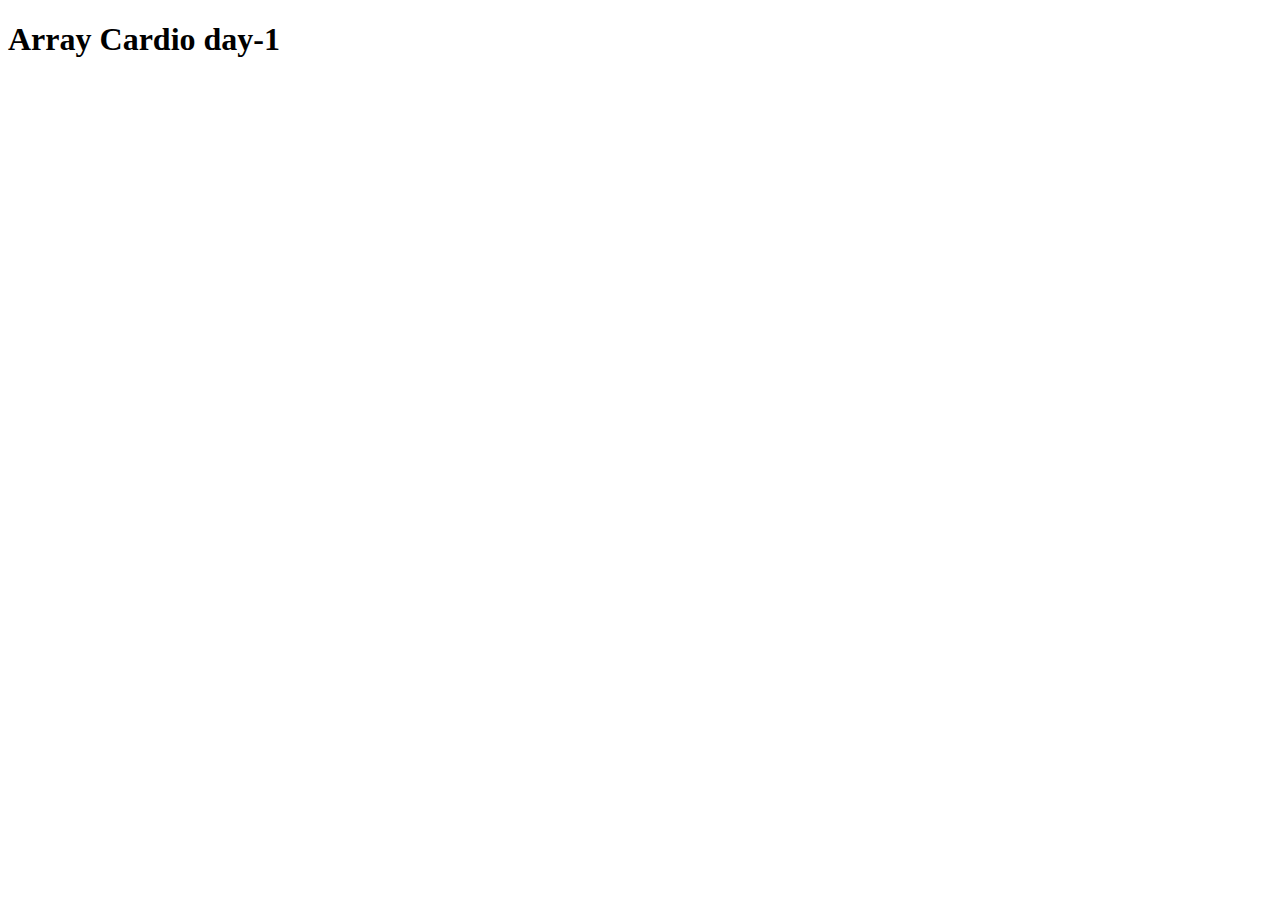
<file: Array Cardio day-1/index.html>
<!DOCTYPE html>
<html lang="en">

<head>
    <meta charset="UTF-8">
    <meta http-equiv="X-UA-Compatible" content="IE=edge">
    <meta name="viewport" content="width=device-width, initial-scale=1.0">
    <title>Array cardio day -1</title>
</head>

<body>

    <h1>Array Cardio day-1</h1>
    <script>
        const inventors = [
            { first: 'Albert', last: 'Einstein', year: 1879, passed: 1955 },
            { first: 'Isaac', last: 'Newton', year: 1643, passed: 1727 },
            { first: 'Galileo', last: 'Galilei', year: 1564, passed: 1642 },
            { first: 'Marie', last: 'Curie', year: 1867, passed: 1934 },
            { first: 'Johannes', last: 'Kepler', year: 1571, passed: 1630 },
            { first: 'Nicolaus', last: 'Copernicus', year: 1473, passed: 1543 },
            { first: 'Max', last: 'Planck', year: 1858, passed: 1947 },
            { first: 'Katherine', last: 'Blodgett', year: 1898, passed: 1979 },
            { first: 'Ada', last: 'Lovelace', year: 1815, passed: 1852 },
            { first: 'Sarah E.', last: 'Goode', year: 1855, passed: 1905 },
            { first: 'Lise', last: 'Meitner', year: 1878, passed: 1968 },
            { first: 'Hanna', last: 'Hammarström', year: 1829, passed: 1909 }
        ];

        const people = [
            'Bernhard, Sandra', 'Bethea, Erin', 'Becker, Carl', 'Bentsen, Lloyd', 'Beckett, Samuel', 'Blake, William', 'Berger, Ric', 'Beddoes, Mick', 'Beethoven, Ludwig',
            'Belloc, Hilaire', 'Begin, Menachem', 'Bellow, Saul', 'Benchley, Robert', 'Blair, Robert', 'Benenson, Peter', 'Benjamin, Walter', 'Berlin, Irving',
            'Benn, Tony', 'Benson, Leana', 'Bent, Silas', 'Berle, Milton', 'Berry, Halle', 'Biko, Steve', 'Beck, Glenn', 'Bergman, Ingmar', 'Black, Elk', 'Berio, Luciano',
            'Berne, Eric', 'Berra, Yogi', 'Berry, Wendell', 'Bevan, Aneurin', 'Ben-Gurion, David', 'Bevel, Ken', 'Biden, Joseph', 'Bennington, Chester', 'Bierce, Ambrose',
            'Billings, Josh', 'Birrell, Augustine', 'Blair, Tony', 'Beecher, Henry', 'Biondo, Frank'
        ];

        const data = ['car', 'car', 'truck', 'truck', 'bike', 'walk', 'car', 'van', 'bike', 'walk', 'car', 'van', 'car', 'truck'];

        // Array.prototype.filter()
        // 1. Filter the list of inventors for those who were born in the 1500's

        const fifteen = inventors.filter(function (inventor) {
            if (inventor.year > 1499 && inventor.year < 1600)
                return true;
        })
        // console.table(fifteen);


        // Array.prototype.map()
        // 2. Give us an array of the inventors first and last names
        const arrayOfName = inventors.map(inventor => {
            return inventor.first + ' ' + inventor.last
        })
        // console.log(arrayOfName);


        // Array.prototype.sort()
        // 3. Sort the inventors by birthdate, oldest to youngest
        const sorted = inventors.sort(inventor = (a, b) => { return (a.year > b.year) })
        // console.table(sorted);

        // Array.prototype.reduce()
        // 4. How many years did all the inventors live all together?

        // 5. Sort the inventors by years lived
        const older = inventors.sort(inventor = (a, b) => {
            const lastOne = a.passed - a.year;
            const nextOne = b.passed - b.year;
            lastOne > nextOne ? 1 : -1;
        })

        console.table(older);

        // 6. create a list of Boulevards in Paris that contain 'de' anywhere in the name
        // https://en.wikipedia.org/wiki/Category:Boulevards_in_Paris


        // 7. sort Exercise
        // Sort the people alphabetically by last name

        // 8. Reduce Exercise
        // Sum up the instances of each of these
        const data1 = ['car', 'car', 'truck', 'truck', 'bike', 'walk', 'car', 'van', 'bike', 'walk', 'car', 'van', 'car', 'truck'];

        const instances = data1.reduce(function (obj, item) {
            if (!obj[item]) {
                obj[item] = 0
            }
            obj[item]++;
            return obj;
        }, {})

        console.log(instances);
    </script>


</body>

</html>
</file>
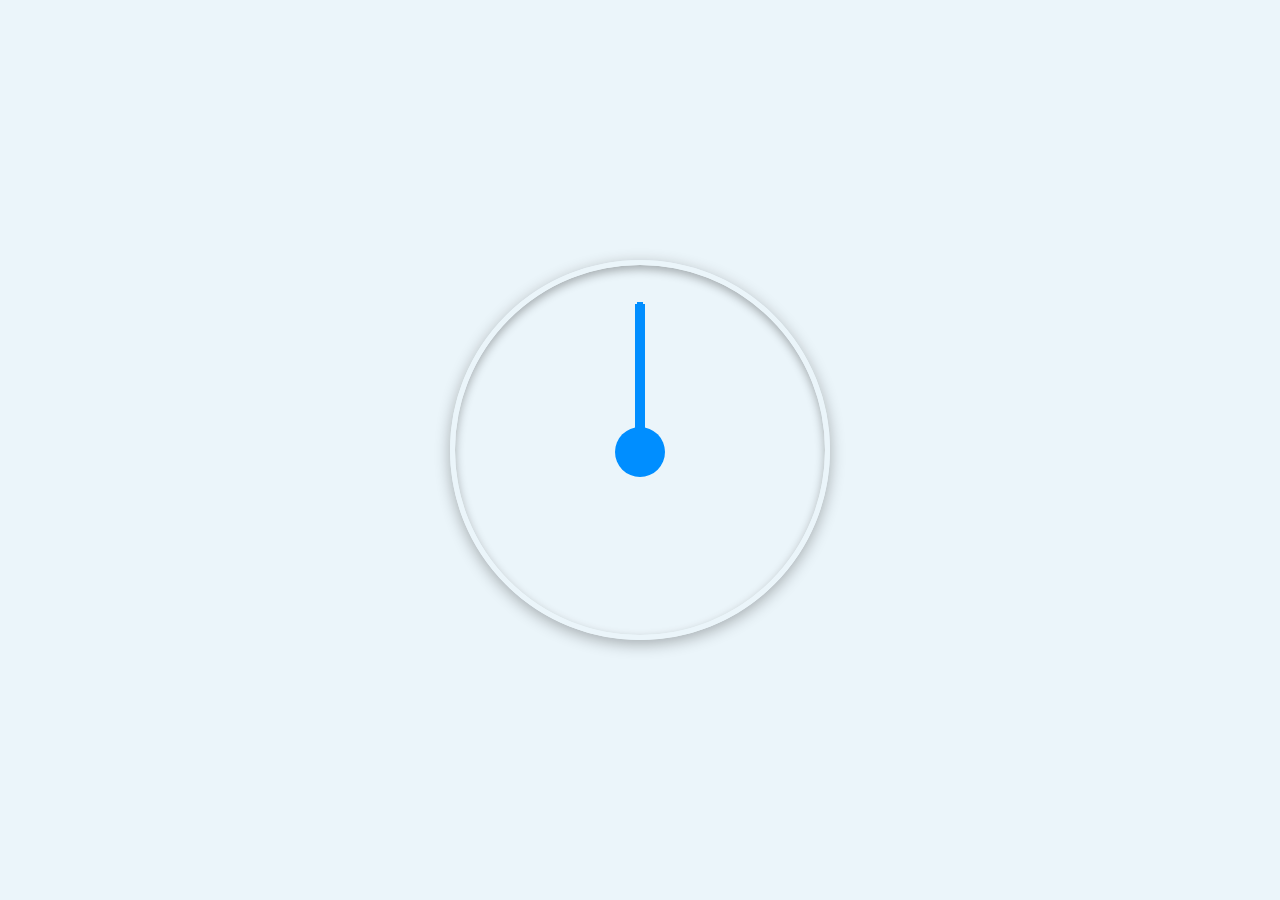
<file: Css+Js clocks/index.html>
<!DOCTYPE html>
<html lang="en">

<head>
    <meta charset="UTF-8">
    <meta http-equiv="X-UA-Compatible" content="IE=edge">
    <meta name="viewport" content="width=device-width, initial-scale=1.0">
    <title>JS CSS Clock</title>
</head>

<body>


    <style>
        * {
            margin: 0;
            padding: 0;
            box-sizing: border-box;
        }

        body {
            background-color: #ebf5fa;
            display: flex;
            flex: 1;
            justify-content: center;
            min-height: 100vh;
            align-items: center;
        }

        .clock {
            width: 380px;
            height: 380px;
            display: flex;
            justify-content: center;
            align-items: center;
            background: url("https://dev-to-uploads.s3.amazonaws.com/uploads/articles/245bbqo72lenq5flx0r8.png");
            background-size: cover;
            border: 5px solid #ebf5fa;
            border-radius: 50%;
            box-shadow: 0 -15px 15px rgba(255, 255, 255, 0.05),
                inset 0 -10px 10px rgba(255, 255, 255, 0.05),
                0 4px 15px rgba(0, 0, 0, 0.3),
                inset 0 4px 10px rgba(0, 0, 0, 0.3);
        }

        .clock-face {
            position: relative;
            width: 100%;
            height: 100%;
            transform: translateY(-3px);
        }

        .hand {
            width: 40%;
            height: 6px;
            background: #008EFF;
            position: absolute;
            top: 50%;
            left: 10%;
            /* transition: all 0.5s; */
            transform: rotate(90deg);
            transform-origin: 100%;
        }

        .hand-hour {
            /* background-color: black; */
            height: 10px;

        }


        .clock-face::before {
            content: "";
            display: block;
            height: 50px;
            width: 50px;
            border-radius: 50%;
            background-color: #008EFF;
            position: absolute;
            top: 50%;
            right: 50%;
            transform: translate(25px, -20px);
            z-index: 1111;
            /* border: 10px solid red; */
            transition-timing-function: cubic-bezier(0.04, 1.3, 0.66, 1.41);
        }
    </style>

    <!-- clock body -->
    <div class="clock">
        <div class="clock-face">
            <div class="hand hand-hour"></div>
            <div class="hand hand-minute"></div>
            <div class="hand hand-second"></div>
        </div>
    </div>


    <script>
        const handSecond = document.querySelector('.hand-second')
        const handMinute = document.querySelector('.hand-minute')
        const handHour = document.querySelector('.hand-hour')


        function setDate() {
            const now = new Date()
            const seconds = now.getSeconds()
            const minutes = now.getMinutes();
            const hours = now.getHours();
            // console.log(seconds);
            const secondsInDegree = ((seconds / 60) * 360) + 90;
            // console.log(secondsInDegree);
            const minutesInDegree = ((minutes / 60) * 360) + ((seconds / 60) * 6) + 90;
            const hoursInDegree = ((hours / 12) * 360) + 90;

            handSecond.style.transform = `rotate(${secondsInDegree}deg)`
            handMinute.style.transform = `rotate(${minutesInDegree}deg)`
            handHour.style.transform = `rotate(${hoursInDegree}deg)`


        }

        setInterval(setDate, 1000)

    </script>

</body>

</html>
</file>
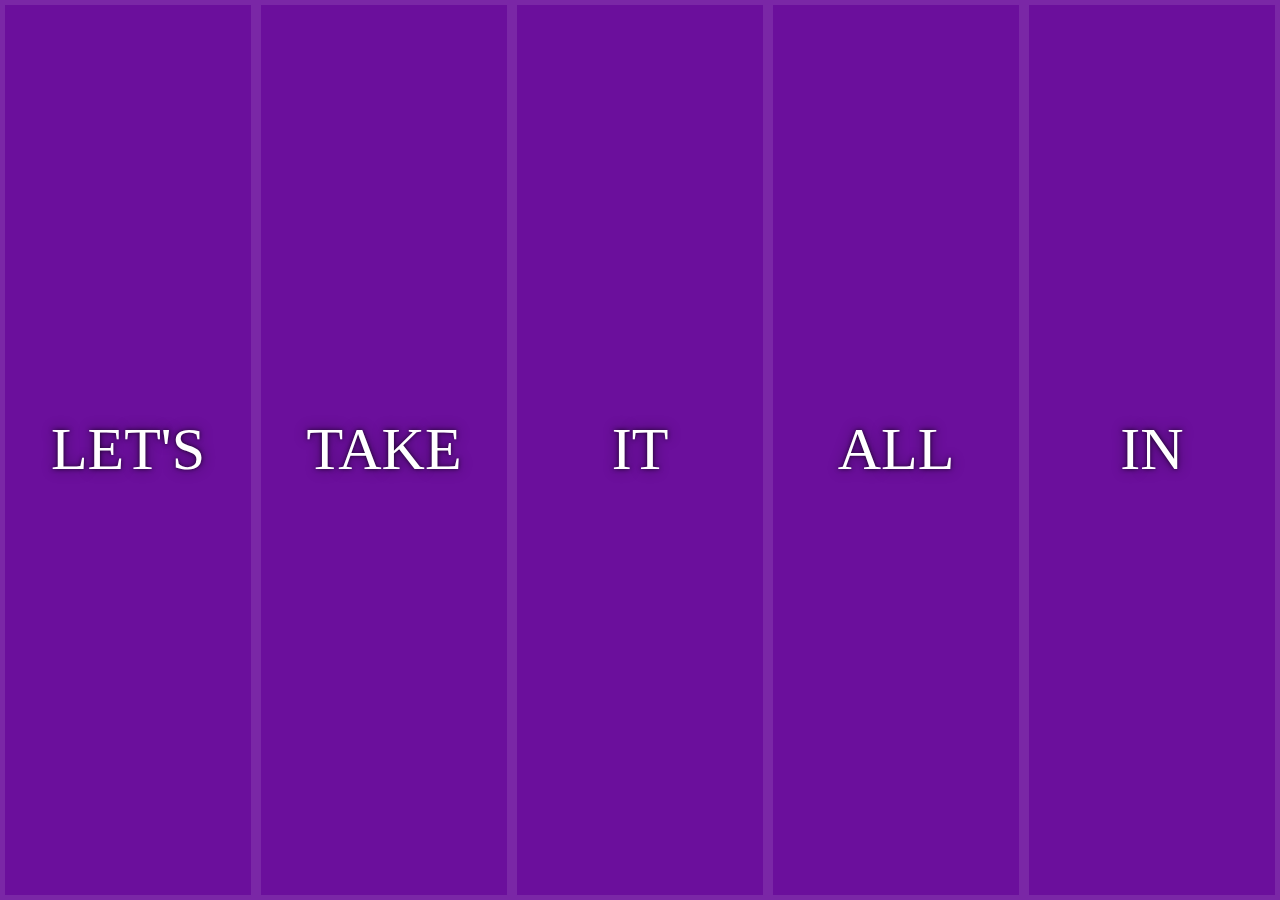
<file: flex-pannel image gallery/index.html>
<!DOCTYPE html>
<html lang="en">

<head>
    <meta charset="UTF-8">
    <meta http-equiv="X-UA-Compatible" content="IE=edge">
    <meta name="viewport" content="width=device-width, initial-scale=1.0">
    <title>Flex Pannels image gallery</title>
    <style>
        html {
            box-sizing: border-box;
            background: #ffc600;
            font-family: 'helvetica neue';
            font-size: 20px;
            font-weight: 200;
        }

        body {
            margin: 0;
        }

        .panels {
            min-height: 100vh;
            overflow: hidden;
            display: flex;
        }

        .panel {
            background: #6B0F9C;
            box-shadow: inset 0 0 0 5px rgba(255, 255, 255, 0.1);
            color: white;
            text-align: center;
            align-items: center;
            transition:
                font-size 0.7s cubic-bezier(0.61, -0.19, 0.7, -0.11),
                flex 0.7s cubic-bezier(0.61, -0.19, 0.7, -0.11),
                background 0.2s;
            font-size: 20px;
            background-size: cover;
            background-position: center;
            display: flex;
            flex-direction: column;
            justify-content: center;
            flex: 1;
        }

        .panel>* {
            margin: 0;
            width: 100%;
            transition: transform 0.5s;
            display: flex;
            justify-content: center;
            align-items: center;
            flex: 1 0 auto;
        }

        .panel>*:first-child {
            transform: translateY(-100%);
        }

        .panel.open-active>*:first-child {
            transform: translateY(0);
        }

        .panel>*:last-child {
            transform: translateY(100%);
        }

        .panel.open-active>*:last-child {
            transform: translateY(0);
        }

        .panel p {
            text-transform: uppercase;
            font-family: 'Amatic SC', cursive;
            text-shadow: 0 0 4px rgba(0, 0, 0, 0.72), 0 0 14px rgba(0, 0, 0, 0.45);
            font-size: 1.5em;
        }


        .panel p:nth-child(2) {
            font-size: 3em;
        }

        .panel.open {
            font-size: 40px;
            flex: 5;
        }

        .panel1 {
            background-image: url(https://source.unsplash.com/gYl-UtwNg_I/1500x1500);
        }

        .panel2 {
            background-image: url(https://source.unsplash.com/rFKUFzjPYiQ/1500x1500);
        }

        .panel3 {
            background-image: url(https://images.unsplash.com/photo-1465188162913-8fb5709d6d57?ixlib=rb-0.3.5&q=80&fm=jpg&crop=faces&cs=tinysrgb&w=1500&h=1500&fit=crop&s=967e8a713a4e395260793fc8c802901d);
        }

        .panel4 {
            background-image: url(https://source.unsplash.com/ITjiVXcwVng/1500x1500);
        }

        .panel5 {
            background-image: url(https://source.unsplash.com/3MNzGlQM7qs/1500x1500);
        }

        @media only screen and (max-width: 600px) {
            .panel p {
                font-size: 1em;
            }
        }
    </style>

</head>

<body>
    <div class="panels">
        <div class="panel panel1">
            <p>Hey</p>
            <p>Let's</p>
            <p>Dance</p>
        </div>
        <div class="panel panel2">
            <p>Give</p>
            <p>Take</p>
            <p>Receive</p>
        </div>
        <div class="panel panel3">
            <p>Experience</p>
            <p>It</p>
            <p>Today</p>
        </div>
        <div class="panel panel4">
            <p>Give</p>
            <p>All</p>
            <p>You can</p>
        </div>
        <div class="panel panel5">
            <p>Life</p>
            <p>In</p>
            <p>Motion</p>
        </div>
    </div>


    <script>
        const panels = document.querySelectorAll('.panel')
        // console.log(panels);
        panels.forEach(panel => panel.addEventListener('click', function (e) {
            this.classList.toggle('open')
        }))

        panels.forEach(panel => panel.addEventListener('transitionend', function (e) {
            if (e.propertyName.includes('flex')) {
                this.classList.toggle('open-active')
            }
        }))

    </script>
</body>

</html>
</file>
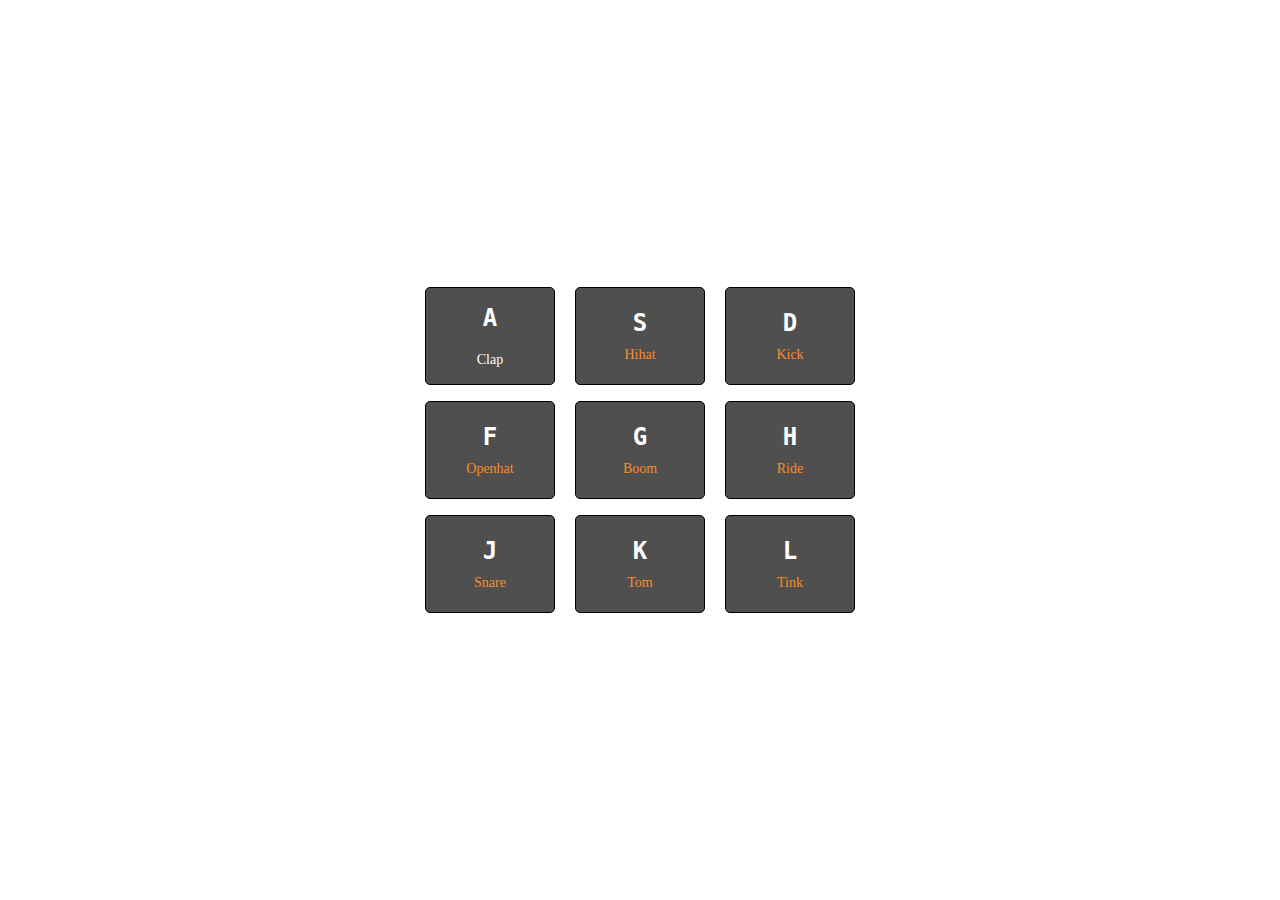
<file: JavaScript Drum Kit/index.html>
<!DOCTYPE html>
<html lang="en">

<head>
    <meta charset="UTF-8">
    <meta http-equiv="X-UA-Compatible" content="IE=edge">
    <meta name="viewport" content="width=device-width, initial-scale=1.0">
    <link rel="stylesheet" href="style.css">
    <title>JS Drum Kit</title>
</head>

<body>
    <div class="keys">
        <div data-key="65" class="key"><kbd>A</kbd><span class="sound"></span>Clap</div>
        <div data-key="83" class="key"><kbd>S</kbd><span class="sound">Hihat</span></div>
        <div data-key="68" class="key"><kbd>D</kbd><span class="sound">Kick</span></div>
        <div data-key="70" class="key"><kbd>F</kbd><span class="sound">Openhat</span></div>
        <div data-key="71" class="key"><kbd>G</kbd><span class="sound">Boom</span></div>
        <div data-key="72" class="key"><kbd>H</kbd><span class="sound">Ride</span></div>
        <div data-key="74" class="key"><kbd>J</kbd><span class="sound">Snare</span></div>
        <div data-key="75" class="key"><kbd>K</kbd><span class="sound">Tom</span></div>
        <div data-key="76" class="key"><kbd>L</kbd><span class="sound">Tink</span></div>
    </div>

    <audio data-key="65" src="sounds/clap.wav"></audio>
    <audio data-key="83" src="sounds/hihat.wav"></audio>
    <audio data-key="68" src="sounds/kick.wav"></audio>
    <audio data-key="70" src="sounds/openhat.wav"></audio>
    <audio data-key="71" src="sounds/boom.wav"></audio>
    <audio data-key="72" src="sounds/ride.wav"></audio>
    <audio data-key="74" src="sounds/snare.wav"></audio>
    <audio data-key="75" src="sounds/tom.wav"></audio>
    <audio data-key="76" src="sounds/tink.wav"></audio>


    <script src="main.js"></script>
</body>

</html>
</file>
<file: JavaScript Drum Kit/style.css>
* {
    padding: 0;
    margin: 0;
    border-block: block;
}

body {
    height: 100vh;
    background-image: url('https://images.unsplash.com/photo-1524230659092-07f99a75c013?ixlib=rb-1.2.1&ixid=MnwxMjA3fDB8MHxzZWFyY2h8N3x8ZHJ1bSUyMGtpdHxlbnwwfDB8MHx8&auto=format&fit=crop&w=600&q=60');
    background-repeat: no-repeat;
    background-position: center;
    background-size: cover;
    display: grid;
    place-items: center;
}

.keys {
    display: grid;
    grid-template-columns: repeat(3, 1fr);
}

.key {
    display: flex;
    align-items: center;
    justify-content: center;
    flex-direction: column;
    width: 8rem;
    transition: all 0.5s linear;
    height: 6rem;
    background-color: rgba(19, 17, 17, 0.743);
    gap: 10px;
    color: white;
    margin: 8px 10px;
    font-size: 14px;
    border-radius: 5px;
    border: 1px solid black;
}

.key>kbd {
    font-size: 1.5rem;
    font-weight: 700;
}

.key span {
    color: rgb(249, 141, 40);
}

.playing {
    border: 2px solid rgb(249, 141, 40);
    transform: scale(1.1);
    background-color: black;
}
</file>
